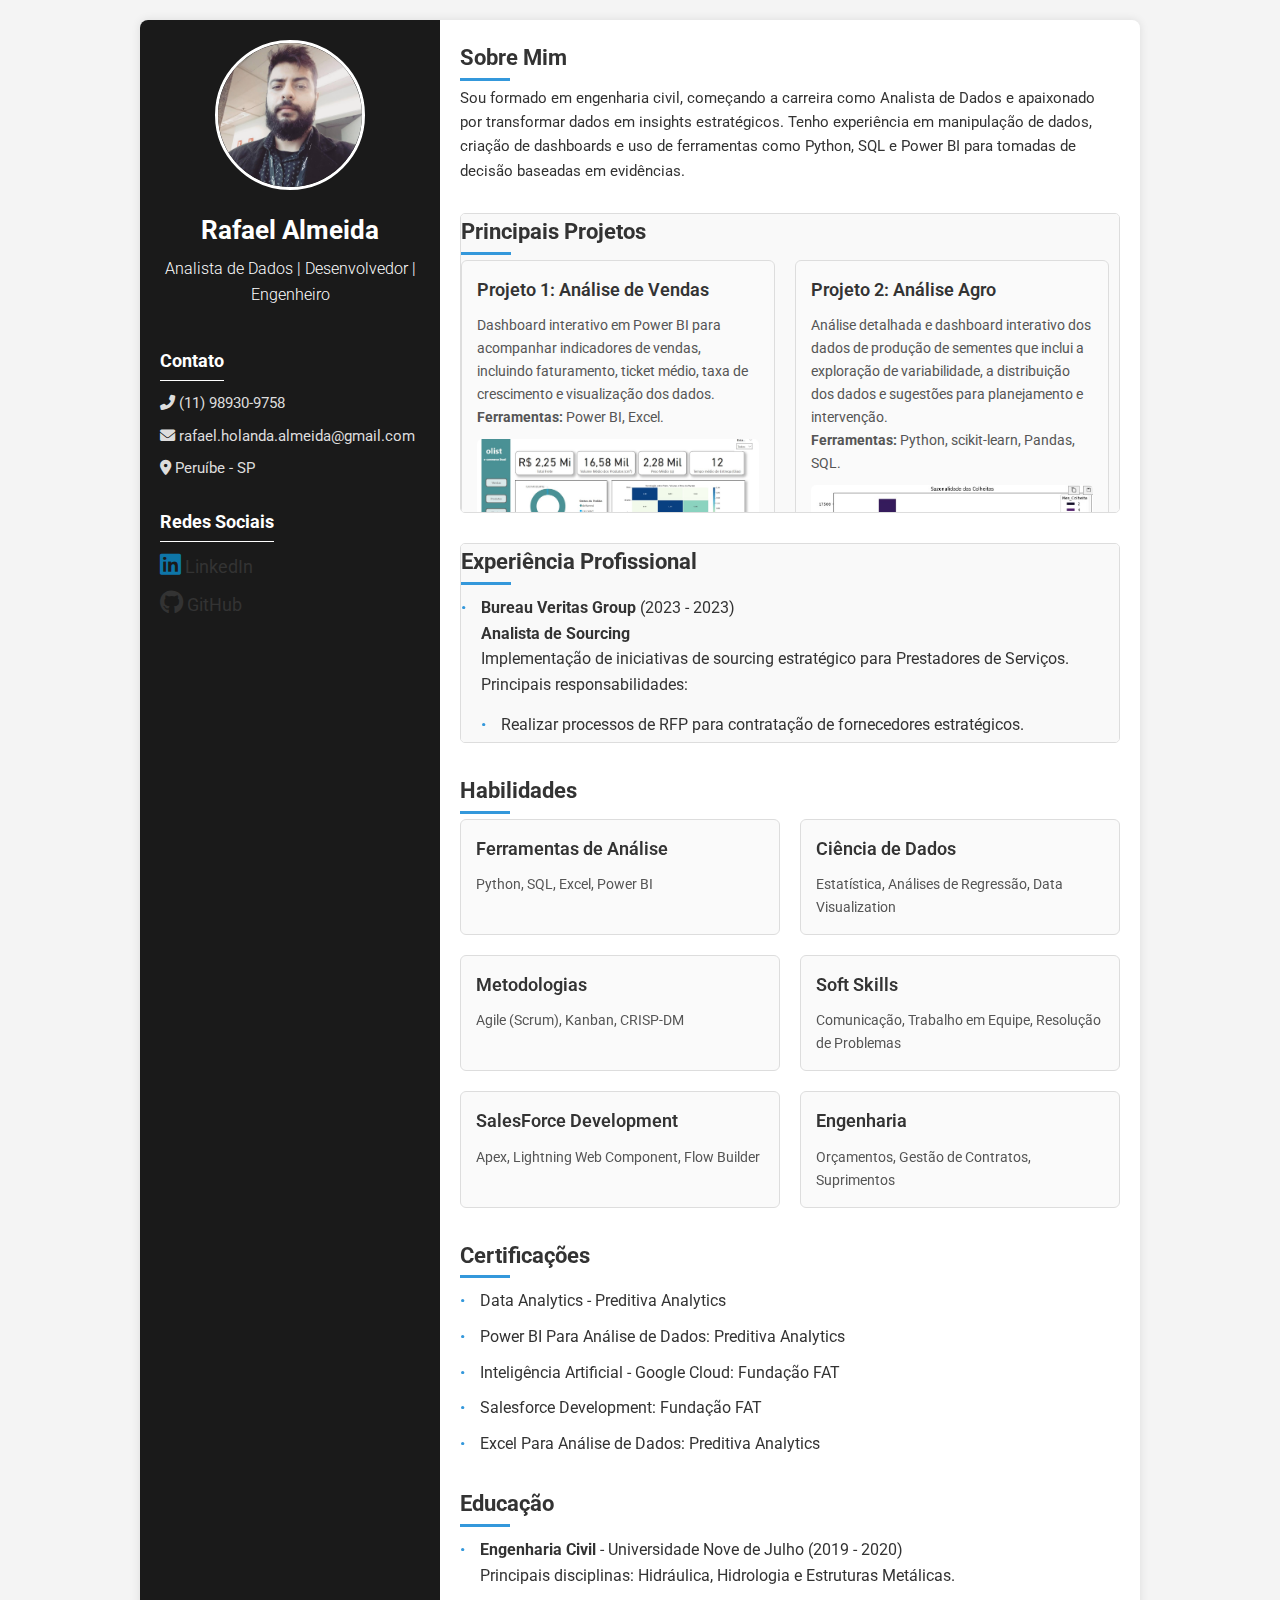
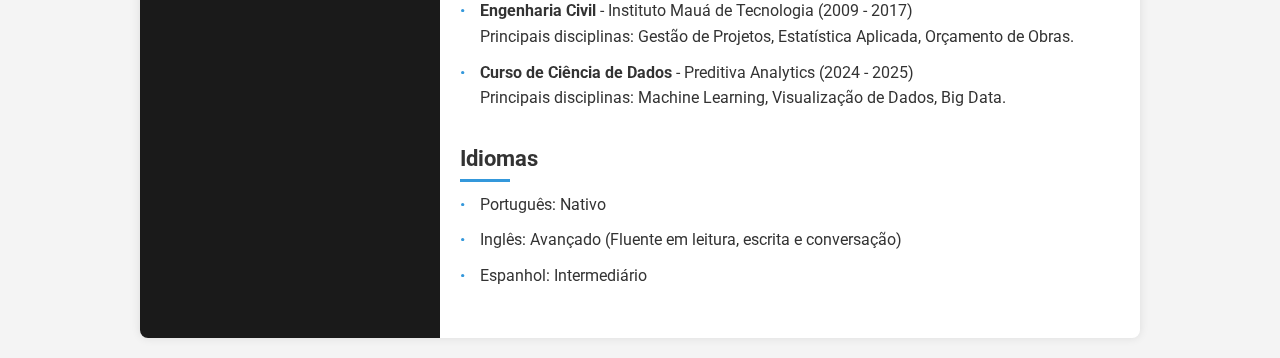
<file: index.html>
<!DOCTYPE html>
<html lang="pt-BR">
<head>
  <meta charset="UTF-8" />
  <title>Portfólio de Analista de Dados - Rafael Almeida</title>
  <link href="https://cdnjs.cloudflare.com/ajax/libs/font-awesome/6.0.0-beta3/css/all.min.css" rel="stylesheet">
  <link href="https://cdnjs.cloudflare.com/ajax/libs/font-awesome/6.0.0-beta3/css/all.min.css" rel="stylesheet"> 
  <!-- Fonte do Google (opcional) -->
  <link rel="preconnect" href="https://fonts.googleapis.com">
  <link rel="preconnect" href="https://fonts.gstatic.com" crossorigin>
  <link 
    href="https://fonts.googleapis.com/css2?family=Roboto:wght@300;400;700&display=swap" 
    rel="stylesheet"
  >
  
  <style>
    /* Reset básico */
    * {
      margin: 0;
      padding: 0;
      box-sizing: border-box;
    }
    
    body {
      font-family: 'Roboto', sans-serif;
      background-color: #f4f4f4;
      color: #333;
      line-height: 1.6;
      padding: 20px;
    }

    /* Container geral */
    .container {
      max-width: 1000px;
      margin: 0 auto;
      background-color: #fff;
      display: flex;
      flex-direction: row;
      border-radius: 8px;
      overflow: hidden;
      box-shadow: 0 0 10px rgba(0,0,0,0.1);
    }

    /* Barra lateral (esquerda) */
    .sidebar {
      width: 30%;
      background-color: #1a1a1a;
      color: #fff;
      padding: 20px;
      display: flex;
      flex-direction: column;
      justify-content: flex-start;
      align-items: center;
      text-align: center;
    }

    .social-media a {
      text-decoration: none;
      color: #333;
      font-size: 1.2em;
      margin-right: 15px;
      transition: color 0.3s;
    }
    
    .social-media a:hover {
      color: #3498db; /* Cor ao passar o mouse */
    }

    .profile-pic {
      width: 150px;
      height: 150px;
      border-radius: 50%;
      object-fit: cover;
      margin-bottom: 20px;
      border: 3px solid #fff;
    }

    .name-title {
      font-size: 1.6em;
      font-weight: 700;
      margin-bottom: 5px;
    }

    .job-title {
      font-size: 1em;
      font-weight: 300;
      margin-bottom: 20px;
    }

    .contact, .social-media {
      margin-top: 20px;
      width: 100%;
      text-align: left;
    }

    .contact h3, .social-media h3 {
      margin-bottom: 10px;
      font-size: 1.1em;
      border-bottom: 1px solid #fff;
      display: inline-block;
      padding-bottom: 5px;
    }

    .contact p, .social-media p {
      margin-bottom: 8px;
      font-size: 0.95em;
      color: #ddd;
    }

    /* Conteúdo principal (direita) */
    .main-content {
      width: 70%;
      padding: 20px;
    }

    .section {
      margin-bottom: 30px;
    }

    .section h2 {
      font-size: 1.4em;
      margin-bottom: 10px;
      position: relative;
      font-weight: 700;
      color: #333;
    }

    .section h2::after {
      content: "";
      width: 50px;
      height: 3px;
      background-color: #3498db;
      position: absolute;
      left: 0;
      bottom: -5px;
    }

    .section p {
      margin-top: 10px;
      font-size: 0.95em;
    }

    .section ul {
      list-style: none;
      margin-top: 15px;
    }

    .section ul li {
      margin-bottom: 10px;
      padding-left: 20px;
      position: relative;
    }

    .section ul li::before {
      content: "•";
      position: absolute;
      left: 0;
      color: #3498db;
    }

    .project-preview {
      width: 100%; /* Faz a imagem ocupar toda a largura do card */
      max-height: 150px; /* Define uma altura máxima para a imagem */
      object-fit: cover; /* Garante que a imagem seja redimensionada proporcionalmente */
      margin-top: 10px; /* Espaço entre a descrição e a imagem */
      border-radius: 5px; /* Opcional: Adiciona bordas arredondadas */
    }

    .projects-section {
      max-height: 300px; /* Define a altura máxima da seção */
      overflow-y: auto; /* Adiciona a barra de rolagem vertical */
      padding-right: 10px; /* Espaço para evitar que o conteúdo fique muito próximo da barra */
      border: 1px solid #ddd; /* Opcional: Adiciona uma borda para destacar a área */
      border-radius: 5px; /* Opcional: Bordas arredondadas */
      background-color: #f9f9f9; /* Opcional: Fundo claro */
    }

    /* Remove o sublinhado e ajusta o estilo do link */
.card-link {
  text-decoration: none;
  color: inherit; /* Mantém a cor do texto original */
  display: block; /* Faz o link ocupar todo o espaço do card */
}

/* Adiciona o efeito de hover no card */
.card-link:hover .card {
  transform: scale(1.05); /* Aumenta o tamanho do card */
  box-shadow: 0 4px 15px rgba(0, 0, 0, 0.2); /* Adiciona uma sombra */
  transition: transform 0.3s ease, box-shadow 0.3s ease; /* Suaviza a transição */
}
    
    .projects-section::-webkit-scrollbar {
      width: 8px;
    }
    
    .projects-section::-webkit-scrollbar-thumb {
      background-color: #3498db;
      border-radius: 4px;
    }
    
    .projects-section::-webkit-scrollbar-track {
      background-color: #f1f1f1;
    }

    .experience-section {
      max-height: 200px; /* Define a altura máxima da seção */
      overflow-y: auto; /* Adiciona a barra de rolagem vertical */
      padding-right: 10px; /* Espaço para evitar que o conteúdo fique muito próximo da barra */
      border: 1px solid #ddd; /* Opcional: Adiciona uma borda para destacar a área */
      border-radius: 5px; /* Opcional: Bordas arredondadas */
      background-color: #f9f9f9; /* Opcional: Fundo claro */
    }

    .experience-section::-webkit-scrollbar {
      width: 8px;
    }
    
    .experience-section::-webkit-scrollbar-thumb {
      background-color: #3498db;
      border-radius: 4px;
    }
    
    .experience-section::-webkit-scrollbar-track {
      background-color: #f1f1f1;
    }

    /* Grade para projetos ou habilidades */
    .grid {
      display: grid;
      grid-template-columns: repeat(auto-fill, minmax(250px, 1fr));
      gap: 20px;
    }

    .card {
      background-color: #fafafa;
      border: 1px solid #ddd;
      border-radius: 6px;
      padding: 15px;
    }

    .card h4 {
      margin-bottom: 10px;
      font-size: 1.1em;
      font-weight: 600;
      color: #333;
    }

    .card p {
      font-size: 0.9em;
      color: #555;
    }

    /* Responsividade */
    @media (max-width: 768px) {
      .container {
        flex-direction: column;
      }
      .sidebar, .main-content {
        width: 100%;
      }
    }

    @media print {
      body {
        background-color: #fff;
        color: #000;
      }
      .sidebar {
        display: none; /* Oculta a barra lateral no PDF */
      }
      .main-content {
        width: 100%; /* Expande o conteúdo principal */
      }
    }

  </style>
</head>
<body>

  <div class="container">
    
    <!-- Barra lateral -->
    <div class="sidebar">
      <img 
        src="src/Rafael Almeida.png" 
        alt="Foto de Perfil" 
        class="profile-pic"
      >
      <div class="name-title">Rafael Almeida</div>
      <div class="job-title">Analista de Dados | Desenvolvedor | Engenheiro</div>

      <div class="contact">
        <h3>Contato</h3>
        <p>
          <i class="fas fa-phone-alt"></i> (11) 98930-9758
        </p>
        <p>
          <i class="fas fa-envelope"></i> rafael.holanda.almeida@gmail.com
        </p>
        <p>
          <i class="fas fa-map-marker-alt"></i> Peruíbe - SP
        </p>
      </div>

      <div class="social-media">
        <h3>Redes Sociais</h3>
        <p>
          <a href="https://www.linkedin.com/in/rafael-almeida-417229205/" target="_blank" style="text-decoration: none;">
            <i class="fab fa-linkedin" style="font-size: 24px; color: #0e76a8;"></i> LinkedIn
          </a>
        </p>
        <p>
          <a href="https://github.com/rafaeeo" target="_blank" style="text-decoration: none;">
            <i class="fab fa-github" style="font-size: 24px; color: #333;"></i> GitHub
          </a>
        </p>
      </div>
    </div>

    <!-- Conteúdo principal -->
    <div class="main-content">
      
      <!-- Seção: Sobre Mim -->
      <div class="section">
        <h2>Sobre Mim</h2>
        <p>
          Sou formado em engenharia civil, começando a carreira como Analista de Dados e apaixonado por transformar dados em insights estratégicos.
          Tenho experiência em manipulação de dados, criação de dashboards e uso de ferramentas
          como Python, SQL e Power BI para tomadas de decisão baseadas em evidências.
        </p>
      </div>

<!-- Seção: Projetos -->
<div class="section projects-section">
  <h2>Principais Projetos</h2>
  <div class="grid">
    <a href="https://github.com/rafaeeo/ecommerce_dash_PBI" target="_blank" class="card-link">
      <div class="card">
        <h4>Projeto 1: Análise de Vendas</h4>
        <p>
          Dashboard interativo em Power BI para acompanhar indicadores de vendas, incluindo 
          faturamento, ticket médio, taxa de crescimento e visualização dos dados. <br/>
          <strong>Ferramentas:</strong> Power BI, Excel.
        </p>
        <img src="src/preview1.jpg" alt="Preview do Projeto 1" class="project-preview">
      </div>
    </a>

    <a href="https://github.com/rafaeeo/Producao_Sementes" target="_blank" class="card-link">
      <div class="card">
        <h4>Projeto 2: Análise Agro</h4>
        <p>
          Análise detalhada e dashboard interativo dos dados de produção de sementes que inclui a exploração de variabilidade, a distribuição dos dados e sugestões para planejamento e intervenção. <br/>
          <strong>Ferramentas:</strong> Python, scikit-learn, Pandas, SQL.
        </p>
        <img src="src/preview2.jpg" alt="Preview do Projeto 2" class="project-preview">
      </div>
    </a>

    <a href="https://github.com/rafaeeo/Concrete_prediction" target="_blank" class="card-link">
      <div class="card">
        <h4>Projeto 3: Predição da Resistência à Compressão do Concreto</h4>
        <p>
          Neste projeto analisei o dataset "Concrete Compressive Strength" do UCI Machine Learning Repository para entender os fatores que influenciam a resistência à compressão do concreto e construir um modelo de regressão linear múltipla para prever essa resistência. <br/>
          <strong>Ferramentas:</strong> Python, scikit-learn, Pandas, MatPlotLib.
        </p>
        <img src="src/preview3.jpg" alt="Preview do Projeto 3" class="project-preview">
      </div>
    </a>

    <a href="https://github.com/rafaeeo/House_Prices" target="_blank" class="card-link">
      <div class="card">
        <h4>Projeto 4: Análise de Fatores que Influenciam os Preços de Imóveis</h4>
        <p>
          Este projeto utiliza o dataset "House Prices - São Paulo" do Kaggle para identificar e analisar os fatores que influenciam os preços dos imóveis na cidade de São Paulo. O objetivo é aplicar técnicas de pré-processamento, análise exploratória, modelagem preditiva e avaliação para construir um modelo que explique e preveja os preços dos imóveis. <br/>
          <strong>Ferramentas:</strong> Python, scikit-learn, Pandas, Seaborn.
        </p>
        <img src="src/preview4.jpg" alt="Preview do Projeto 4" class="project-preview">
      </div>
    </a>

    <a href="https://github.com/rafaeeo/turnover_dashboard" target="_blank" class="card-link">
      <div class="card">
        <h4>Projeto 5: Análise de Turnover</h4>
        <p>
          Este projeto é um dashboard interativo e preditivo desenvolvido em Python com Streamlit, ideal para análise de turnover em times de RH. <br/>
          <strong>Ferramentas:</strong> Python, scikit-learn, Pandas, Streamlit, Excel.
        </p>
        <img src="src/preview5.jpg" alt="Preview do Projeto 5" class="project-preview">
      </div>
    </a>
  </div>
</div>
      
      <!-- Seção: Experiência de Trabalho -->
<div class="section experience-section">
  <h2>Experiência Profissional</h2>
  <ul>
    <li>
      <strong>Bureau Veritas Group</strong> (2023 - 2023)
      <br />
      <strong>Analista de Sourcing</strong>
      <br />
      Implementação de iniciativas de sourcing estratégico para Prestadores de Serviços. 
      Principais responsabilidades:
      <ul>
        <li>Realizar processos de RFP para contratação de fornecedores estratégicos.</li>
        <li>Avaliar custo-benefício de transações (TCO, SLAs, contratos).</li>
        <li>Gerir contratos e vencimentos da carteira de Prestadores de Serviços.</li>
        <li>Homologar fornecedores com base em critérios fiscais, jurídicos e compliance.</li>
        <li>Controlar documentações trabalhistas e contratuais de fornecedores.</li>
        <li>Elaborar KPIs e Dashboards de histórico de preços e indicadores.</li>
      </ul>
    </li>
    <li>
      <strong>Grupo EcoRodovias</strong> (2020 - 2022)
      <br />
      <strong>Assistente Técnico de Engenharia Civil</strong>
      <br />
      Principais responsabilidades:
      <ul>
        <li>Realizar análises de Stage Gates.</li>
        <li>Elaborar memoriais descritivos e planilhas de orçamento.</li>
        <li>Desenvolver Curva ABC, Curva S, histogramas e cronogramas.</li>
        <li>Manter banco de dados de preços de insumos.</li>
        <li>Apoiar análises de Termos de Referência.</li>
        <li>Realizar levantamentos quantitativos de projetos.</li>
        <li>Elaborar controles internos de demandas.</li>
      </ul>
    </li>
    <li>
      <strong>Santo Antonio Energia</strong> (2015 - 2019)
      <br />
      <strong>Assistente Técnico de Engenharia Civil</strong>
      <br />
      Principais responsabilidades:
      <ul>
        <li>Elaborar orçamentos de sinalização e instalação de Log-Boom na UHE Santo Antônio.</li>
        <li>Controlar e organizar projetos de finalização da construção da usina.</li>
        <li>Apoiar na gestão de contratos e elaboração de pareceres técnicos.</li>
        <li>Realizar estudos de vazão e pesquisas hidrológicas do Rio Madeira.</li>
        <li>Elaborar quesitos técnicos e contestações de laudos periciais em processos jurídicos.</li>
      </ul>
    </li>
    <li>
      <strong>Even Construtora e Incorporadora</strong> (2015 - 2015)
      <br />
      <strong>Estagiário de Obras</strong>
<br />
Principais responsabilidades:
<ul>
  <li>Conferir serviços de obra conforme padrões técnicos e liberar próximas etapas.</li>
  <li>Monitorar e controlar atividades com a equipe de operação e gestão da obra.</li>
  <li>Preparar etapas e recursos necessários para condução dos trabalhos sob orientação do engenheiro.</li>
</ul>
    </li>
    <li>
      <strong>Conp Construtora e Incorporadora</strong> (2012 - 2013)
      <br />
      <strong>Analista de Orçamento e Planejamento</strong>
<br />
Principais responsabilidades:
<ul>
  <li>Realizar contatos técnicos com clientes, fornecedores e empresas subcontratadas.</li>
  <li>Analisar e interpretar projetos de obras industriais, residenciais e comerciais.</li>
  <li>Elaborar cotações, planilhas orçamentárias, propostas comerciais e cronogramas de obras.</li>
  <li>Pesquisar e aplicar tecnologias sustentáveis na construção civil.</li>
  <li>Elaborar projetos para adequações, instalações, construções e reformas.</li>
  <li>Realizar visitas técnicas, acompanhamento de obras e atendimento a clientes.</li>
</ul>
    </li>
    <li>
      <strong>São Paulo Turismo S.A.</strong> (2011 - 2012)
      <br />
      <strong>Estagiário de Engenharia Civil</strong>
<br />
Principais responsabilidades:
<ul>
  <li>Medição e acompanhamento de projetos e obras de acessibilidade no Anhembi Parque.</li>
  <li>Elaborar cronogramas, memoriais descritivos e planilhas de orçamento (tabela EDIF).</li>
  <li>Realizar levantamentos, vistorias e especificação de materiais para novas construções.</li>
  <li>Elaborar e conferir projetos hidráulicos, croquis eletrônicos e plantas de edificações.</li>
  <li>Atuar em logística e estruturas de grandes eventos (GPBR Fórmula 1, Carnaval de SP, etc.).</li>
</ul>
    </li>
  </ul>
</div>

      <!-- Seção: Habilidades -->
      <div class="section">
        <h2>Habilidades</h2>
        <div class="grid">
          <div class="card">
            <h4>Ferramentas de Análise</h4>
            <p>Python, SQL, Excel, Power BI</p>
          </div>
          <div class="card">
            <h4>Ciência de Dados</h4>
            <p>Estatística, Análises de Regressão, Data Visualization</p>
          </div>
          <div class="card">
            <h4>Metodologias</h4>
            <p>Agile (Scrum), Kanban, CRISP-DM</p>
          </div>
          <div class="card">
            <h4>Soft Skills</h4>
            <p>Comunicação, Trabalho em Equipe, Resolução de Problemas</p>
          </div>
          <div class="card">
            <h4>SalesForce Development</h4>
            <p>Apex, Lightning Web Component, Flow Builder</p>
          </div>
          <div class="card">
            <h4>Engenharia</h4>
            <p>Orçamentos, Gestão de Contratos, Suprimentos</p>
          </div>
        </div>
      </div>

      <!-- Seção: Certificações -->
<div class="section">
  <h2>Certificações</h2>
  <ul>
    <li>Data Analytics - Preditiva Analytics</li>
    <li>Power BI Para Análise de Dados: Preditiva Analytics</li>
    <li>Inteligência Artificial - Google Cloud: Fundação FAT</li>
    <li>Salesforce Development:  Fundação FAT</li>
    <li>Excel Para Análise de Dados:  Preditiva Analytics</li>
  </ul>
</div>

<!-- Seção: Educação -->
<div class="section">
  <h2>Educação</h2>
  <ul>
    <li>
      <strong>Engenharia Civil</strong> - Universidade Nove de Julho (2019 - 2020)
      <br />
      Principais disciplinas: Hidráulica, Hidrologia e Estruturas Metálicas.
    </li>
    <li>
      <strong>Engenharia Civil</strong> - Instituto Mauá de Tecnologia (2009 - 2017)
      <br />
      Principais disciplinas: Gestão de Projetos, Estatística Aplicada, Orçamento de Obras.
    </li>
    <li>
      <strong>Curso de Ciência de Dados</strong> - Preditiva Analytics (2024 - 2025)
      <br />
      Principais disciplinas: Machine Learning, Visualização de Dados, Big Data.
    </li>
  </ul>
</div>

<!-- Seção: Idiomas -->
<div class="section">
  <h2>Idiomas</h2>
  <ul>
    <li>Português: Nativo</li>
    <li>Inglês: Avançado (Fluente em leitura, escrita e conversação)</li>
    <li>Espanhol: Intermediário</li>
  </ul>
</div>

    </div>
  </div>

</body>
</html>
</file>
